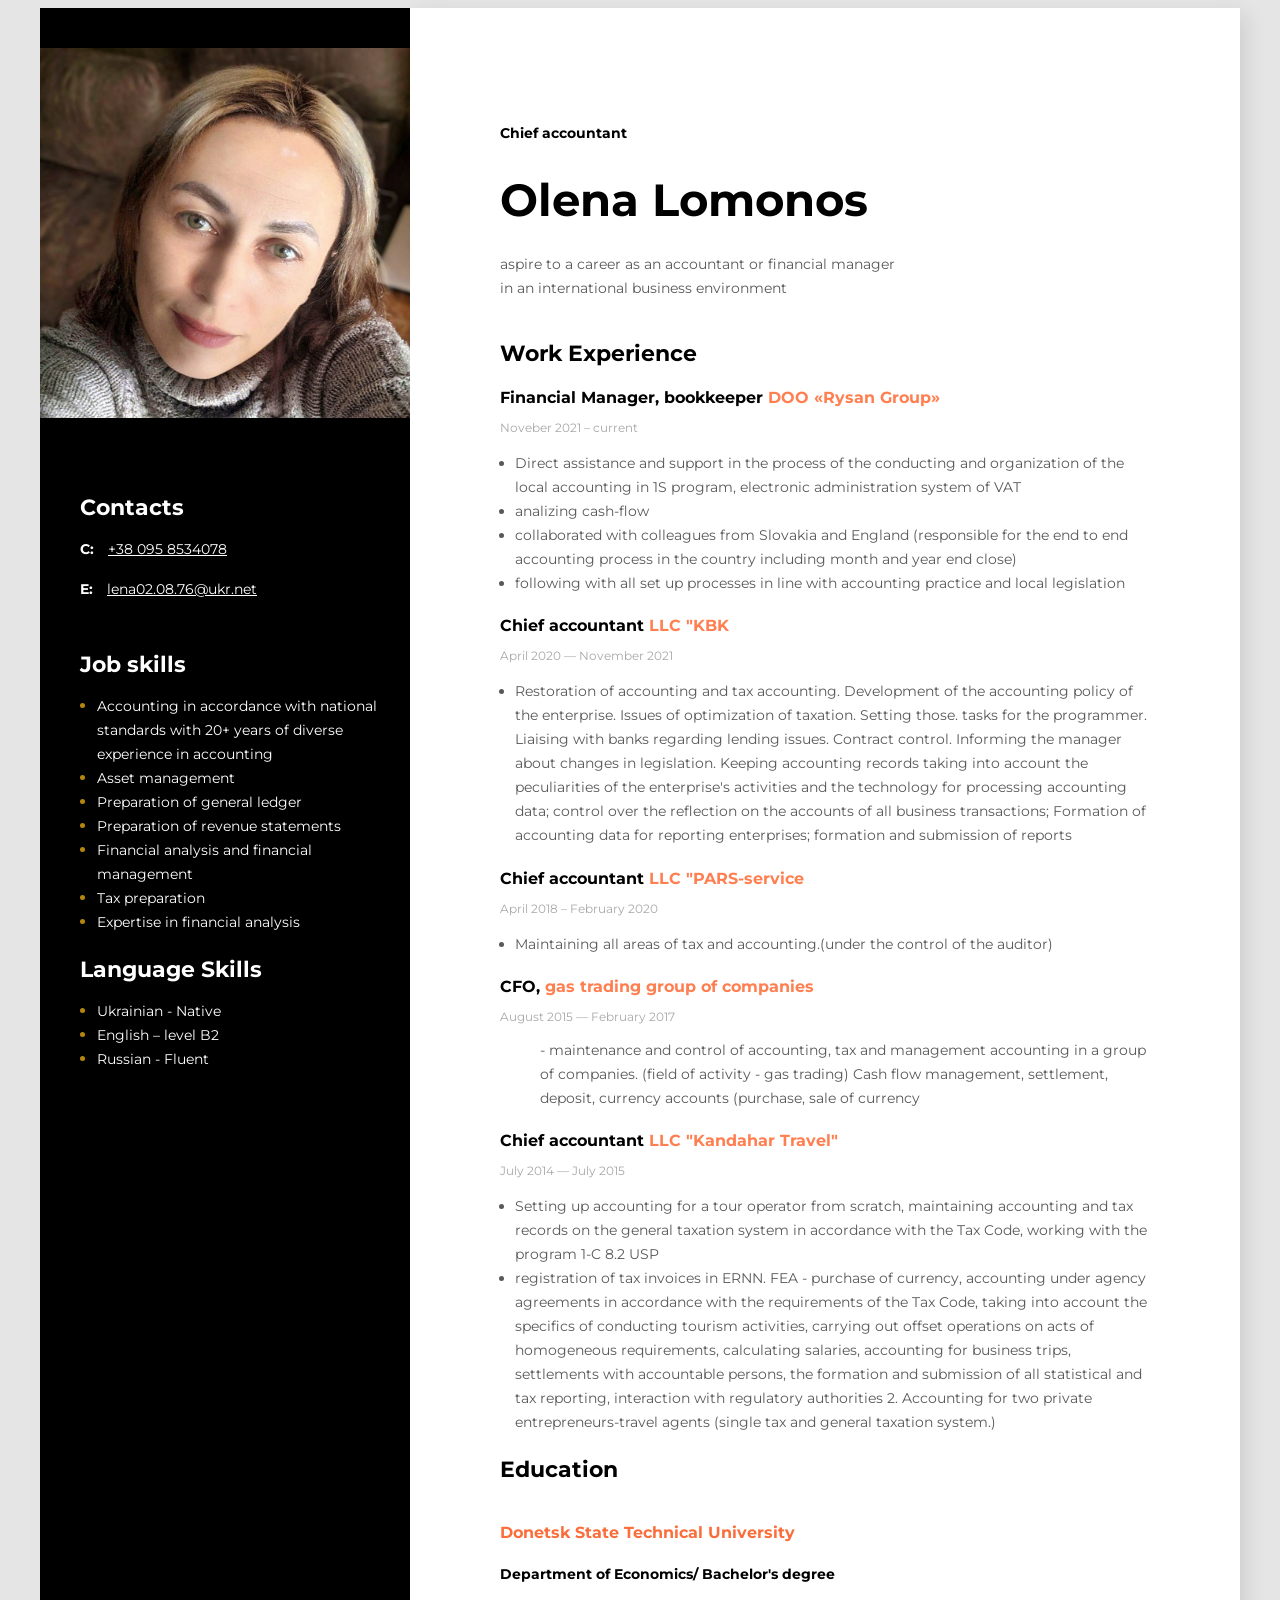
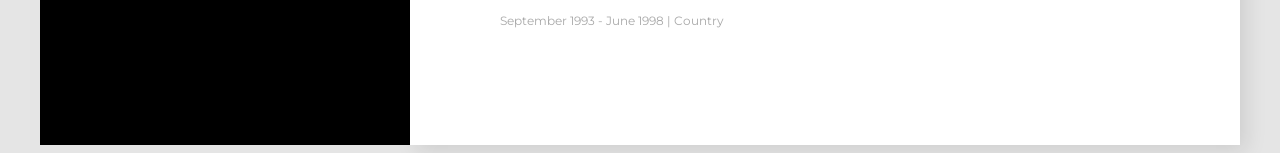
<file: index.html>
<!DOCTYPE html>
<html lang="en">
<head>
    <meta charset="UTF-8">
    <meta http-equiv="X-UA-Compatible" content="IE=edge">
    <meta name="viewport" content="width=device-width, initial-scale=1.0">
    <link rel="preconnect" href="https://fonts.googleapis.com">
    <link rel="preconnect" href="https://fonts.googleapis.com">
    <link rel="preconnect" href="https://fonts.gstatic.com" crossorigin>
    <link href="https://fonts.googleapis.com/css2?family=Montserrat:wght@400;600&display=swap" rel="stylesheet">
    <link rel="stylesheet" href="styles/styles.css">
    <title>Resume</title>
</head>
<body>
    <!--Main-->
    <div class="main">
       <!--Main content-->
        <div class="main-content">
            <!--about user-->
            <div class="about">
                <h2 class="about-position">Chief accountant</h2>
                <h1 class="about-name">Olena Lomonos</h1>
                <p class="about-description">aspire to a career as an accountant or financial manager in an international business environment</p>
            </div>
            
            <!--Work-->
            <div class="work">
                <h3 class="title">Work Experience</h3>
                <!--Company1-->
                <div>
                    <h4 class="work-position">Financial Manager, bookkeeper <span class="organization">DOO  «Rysan Group»</span>  </h4>
                    <p class="period">Noveber 2021 – current</p>
                    <ul class="worklist">
                        <li class="work-list-iten">Direct assistance and support in the process of the conducting and organization of the local accounting in 1S program, electronic administration system of VAT</li>
                        <li class="work-list-iten">analizing cash-flow </li>
                        <li class="work-list-iten">collaborated with colleagues from Slovakia and England (responsible for the end to end accounting process in the country including month and year end close) </li>
                        <li class="work-list-iten">following with all set up processes in line with accounting practice and local legislation </li>
                    </ul>
                </div>
                <!--Company2-->
                <div>
                    <h4 class="work-position">Chief accountant <span class="organization">LLC "KBK</span> </h4>
                    <p class="period">April 2020 — November 2021   </p>
                    <ul class="worklist">
                        <li class="work-list-iten">Restoration of accounting and tax accounting. Development of the accounting policy of the enterprise. Issues of optimization of taxation. Setting those. tasks for the programmer. Liaising with banks regarding lending issues. Contract control. Informing the manager about changes in legislation. Keeping accounting records taking into account the peculiarities of the enterprise's activities and the technology for processing accounting data; control over the reflection on the accounts of all business transactions; Formation of accounting data for reporting enterprises; formation and submission of reports</li>
                                                

                     </ul>

                </div>
                <!--Company3-->
                <div>
                    <h4 class="work-position">Chief accountant <span class="organization">LLC "PARS-service</span> </h4>
                    <p class="period">April 2018 – February 2020   </p>
                    <ul class="worklist">
                        <li class="work-list-iten">Maintaining all areas of tax and accounting.(under the control of the auditor)</li>
                                               

                     </ul>
                </div>
                <!--Company4-->
                <div>
                    <h4 class="work-position">CFO,<span class="organization"> gas trading group of companies</span></h4>
                    <p class="period">August 2015 — February 2017</p>
                    <ul class="work-list-iten">-	maintenance and control of accounting, tax and management accounting in a group of companies. (field of activity - gas trading) Cash flow management, settlement, deposit, currency accounts (purchase, sale of currency</ul>
                </div>
                <!--Company5-->
                <div>
                    <h4 class="work-position">Chief accountant <span class="organization">LLC "Kandahar Travel"</span> </h4>
                    <p class="period">July 2014 — July 2015</p>
                    <ul class="worklist">
                        <li class="work-list-iten">Setting up accounting for a tour operator from scratch, maintaining accounting and tax records on the general taxation system in accordance with the Tax Code, working with the program 1-C 8.2 USP</li>
                        <li class="work-list-iten">registration of tax invoices in ERNN. FEA - purchase of currency, accounting under agency agreements in accordance with the requirements of the Tax Code, taking into account the specifics of conducting tourism activities, carrying out offset operations on acts of homogeneous requirements, calculating salaries, accounting for business trips, settlements with accountable persons, the formation and submission of all statistical and tax reporting, interaction with regulatory authorities 2. Accounting for two private entrepreneurs-travel agents (single tax and general taxation system.)</li>
                    </ul>
                </div>
            </div>
            <!--Education-->
            <div class="education">
                <h3 class="about-education">Education</h3>
                
                    <h4 class="un">Donetsk State Technical University</h4>
                    <h5 class="ec"> Department of Economics/ Bachelor's degree </h5>
                    <p class="date">September 1993 - June 1998   |   Country</p>
                
            </div>
            
        </div>
       <!--Sidebar--> 
       <aside class="sidebar">
        <img src="img/photo_2021-12-21_11-15-42 — копия.jpg" alt="user photo" class="photo"> 
        <!--contacts-->
        <div class="contacts">
            <h3 class="sidebar-title">Contacts</h3>
            <div>
                <p><span class="contact-type">C:</span>
                    <a href="tel:+38 095 8534078" class="contact-link">+38 095 8534078</a></p>
                <p><span class="contact-type">E:</span>
                    <a href="mailto:lena02.08.76@ukr.net" class="contact-link">lena02.08.76@ukr.net</a> </p>    
            </div>

        </div>
        <!--Job skills-->
        <div class="job-skills">
            <h3 class="sidebar-title">Job skills</h3>
            <ul class="job-skills-list">    
                <li class="job-skills-item"> <span class="job-skills-text">Accounting in accordance with national standards with 20+ years of diverse experience in accounting</span> </li>
                <li class="job-skills-item"> <span class="job-skills-text">Asset management</span></li>
                <li class="job-skills-item"> <span class="job-skills-text">Preparation of general ledger</span></li>
                <li class="job-skills-item"> <span class="job-skills-text">Preparation of revenue statements</span></li>
                <li class="job-skills-item"> <span class="job-skills-text">Financial analysis and financial management</span></li>
                <li class="job-skills-item"> <span class="job-skills-text">Tax preparation</span></li>
                <li class="job-skills-item"> <span class="job-skills-text">Expertise in financial analysis</span></li>
            </ul>

        </div>
        <!--Language Skills-->
        <div class="language-skills">
            <h3 class="sidebar-title">Language Skills</h3>
            <ul class="language-skills-list">
                <li class="language-skills-text"> <span class="language-skills-text1">Ukrainian - Native</span></li>
                <li class="language-skills-text"> <span class="language-skills-text1">English – level B2</span></li>
                <li class="language-skills-text"> <span class="language-skills-text1">Russian - Fluent</span></li>
                
        
           </ul>

    
        </div>        
       </aside>
       
    </div>
  
    <script src="1.js"></script>
</body>
</html>
</file>
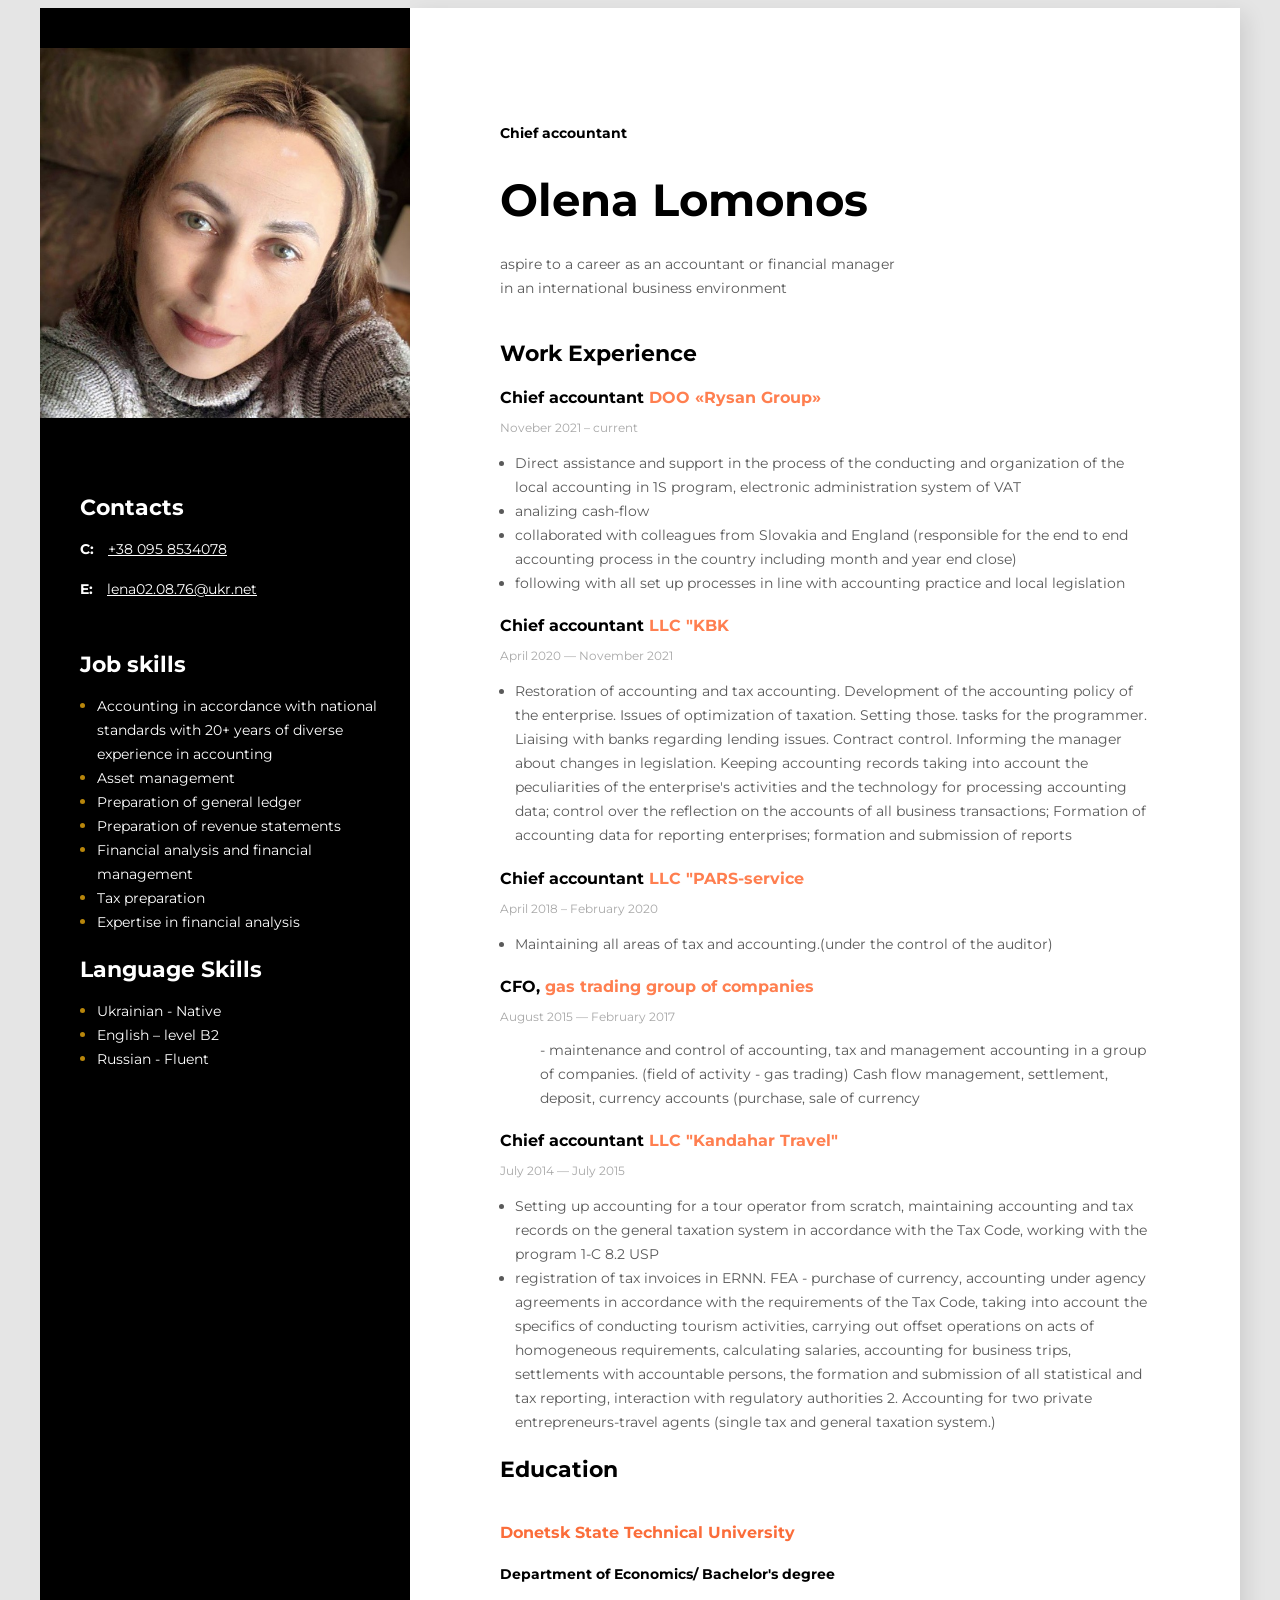
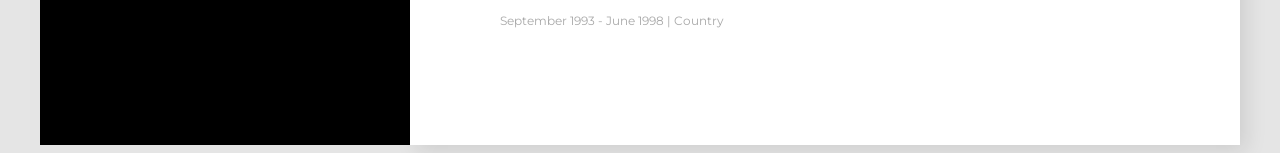
<file: ind.html>
<!DOCTYPE html>
<html lang="en">
<head>
    <meta charset="UTF-8">
    <meta http-equiv="X-UA-Compatible" content="IE=edge">
    <meta name="viewport" content="width=device-width, initial-scale=1.0">
    <link rel="preconnect" href="https://fonts.googleapis.com">
    <link rel="preconnect" href="https://fonts.googleapis.com">
    <link rel="preconnect" href="https://fonts.gstatic.com" crossorigin>
    <link href="https://fonts.googleapis.com/css2?family=Montserrat:wght@400;600&display=swap" rel="stylesheet">
    <link rel="stylesheet" href="styles/styles.css">
    <title>Resume</title>
</head>
<body>
    <!--Main-->
    <div class="main">
       <!--Main content-->
        <div class="main-content">
            <!--about user-->
            <div class="about">
                <h2 class="about-position">Chief accountant</h2>
                <h1 class="about-name">Olena Lomonos</h1>
                <p class="about-description">aspire to a career as an accountant or financial manager in an international business environment</p>
            </div>
            
            <!--Work-->
            <div class="work">
                <h3 class="title">Work Experience</h3>
                <!--Company1-->
                <div>
                    <h4 class="work-position">Chief accountant <span class="organization">DOO  «Rysan Group»</span>  </h4>
                    <p class="period">Noveber 2021 – current</p>
                    <ul class="worklist">
                        <li class="work-list-iten">Direct assistance and support in the process of the conducting and organization of the local accounting in 1S program, electronic administration system of VAT</li>
                        <li class="work-list-iten">analizing cash-flow </li>
                        <li class="work-list-iten">collaborated with colleagues from Slovakia and England (responsible for the end to end accounting process in the country including month and year end close) </li>
                        <li class="work-list-iten">following with all set up processes in line with accounting practice and local legislation </li>
                    </ul>
                </div>
                <!--Company2-->
                <div>
                    <h4 class="work-position">Chief accountant <span class="organization">LLC "KBK</span> </h4>
                    <p class="period">April 2020 — November 2021   </p>
                    <ul class="worklist">
                        <li class="work-list-iten">Restoration of accounting and tax accounting. Development of the accounting policy of the enterprise. Issues of optimization of taxation. Setting those. tasks for the programmer. Liaising with banks regarding lending issues. Contract control. Informing the manager about changes in legislation. Keeping accounting records taking into account the peculiarities of the enterprise's activities and the technology for processing accounting data; control over the reflection on the accounts of all business transactions; Formation of accounting data for reporting enterprises; formation and submission of reports</li>
                                                

                     </ul>

                </div>
                <!--Company3-->
                <div>
                    <h4 class="work-position">Chief accountant <span class="organization">LLC "PARS-service</span> </h4>
                    <p class="period">April 2018 – February 2020   </p>
                    <ul class="worklist">
                        <li class="work-list-iten">Maintaining all areas of tax and accounting.(under the control of the auditor)</li>
                                               

                     </ul>
                </div>
                <!--Company4-->
                <div>
                    <h4 class="work-position">CFO,<span class="organization"> gas trading group of companies</span></h4>
                    <p class="period">August 2015 — February 2017</p>
                    <ul class="work-list-iten">-	maintenance and control of accounting, tax and management accounting in a group of companies. (field of activity - gas trading) Cash flow management, settlement, deposit, currency accounts (purchase, sale of currency</ul>
                </div>
                <!--Company5-->
                <div>
                    <h4 class="work-position">Chief accountant <span class="organization">LLC "Kandahar Travel"</span> </h4>
                    <p class="period">July 2014 — July 2015</p>
                    <ul class="worklist">
                        <li class="work-list-iten">Setting up accounting for a tour operator from scratch, maintaining accounting and tax records on the general taxation system in accordance with the Tax Code, working with the program 1-C 8.2 USP</li>
                        <li class="work-list-iten">registration of tax invoices in ERNN. FEA - purchase of currency, accounting under agency agreements in accordance with the requirements of the Tax Code, taking into account the specifics of conducting tourism activities, carrying out offset operations on acts of homogeneous requirements, calculating salaries, accounting for business trips, settlements with accountable persons, the formation and submission of all statistical and tax reporting, interaction with regulatory authorities 2. Accounting for two private entrepreneurs-travel agents (single tax and general taxation system.)</li>
                    </ul>
                </div>
            </div>
            <!--Education-->
            <div class="education">
                <h3 class="about-education">Education</h3>
                
                    <h4 class="un">Donetsk State Technical University</h4>
                    <h5 class="ec"> Department of Economics/ Bachelor's degree </h5>
                    <p class="date">September 1993 - June 1998   |   Country</p>
                
            </div>
            
        </div>
       <!--Sidebar--> 
       <aside class="sidebar">
        <img src="img/photo_2021-12-21_11-15-42 — копия.jpg" alt="user photo" class="photo"> 
        <!--contacts-->
        <div class="contacts">
            <h3 class="sidebar-title">Contacts</h3>
            <div>
                <p><span class="contact-type">C:</span>
                    <a href="tel:+38 095 8534078" class="contact-link">+38 095 8534078</a></p>
                <p><span class="contact-type">E:</span>
                    <a href="mailto:lena02.08.76@ukr.net" class="contact-link">lena02.08.76@ukr.net</a> </p>    
            </div>

        </div>
        <!--Job skills-->
        <div class="job-skills">
            <h3 class="sidebar-title">Job skills</h3>
            <ul class="job-skills-list">    
                <li class="job-skills-item"> <span class="job-skills-text">Accounting in accordance with national standards with 20+ years of diverse experience in accounting</span> </li>
                <li class="job-skills-item"> <span class="job-skills-text">Asset management</span></li>
                <li class="job-skills-item"> <span class="job-skills-text">Preparation of general ledger</span></li>
                <li class="job-skills-item"> <span class="job-skills-text">Preparation of revenue statements</span></li>
                <li class="job-skills-item"> <span class="job-skills-text">Financial analysis and financial management</span></li>
                <li class="job-skills-item"> <span class="job-skills-text">Tax preparation</span></li>
                <li class="job-skills-item"> <span class="job-skills-text">Expertise in financial analysis</span></li>
            </ul>

        </div>
        <!--Language Skills-->
        <div class="language-skills">
            <h3 class="sidebar-title">Language Skills</h3>
            <ul class="language-skills-list">
                <li class="language-skills-text"> <span class="language-skills-text1">Ukrainian - Native</span></li>
                <li class="language-skills-text"> <span class="language-skills-text1">English – level B2</span></li>
                <li class="language-skills-text"> <span class="language-skills-text1">Russian - Fluent</span></li>
                
        
           </ul>

    
        </div>        
       </aside>
       
    </div>
  
    <script src="1.js"></script>
</body>
</html>
</file>
<file: styles/styles.css>
body{
    font-family: 'Montserrat', sans-serif;
    background-color: #E5E5E5;
}

/* main styles */

.main{
    display:flex ;
    flex-direction: row-reverse;    
    width: 1200px;
    margin: 0 auto;
    
}

.main-content{
    background:  #FFFFFF;;
    box-shadow: 6px 6px 20px rgba(0, 0, 0, 0.1);
    padding: 105px 90px;
}

/* about styles */

.about{
   margin-bottom: 40px;
}
.about-position{
    font-style: normal;
    font-weight: bold;
    font-size: 14px;
    line-height: 17px;
    color: #000000;
    margin-bottom: 20px;
}
.about-name{
    ont-style: normal;
    font-weight: bold;
    font-size: 45px;
    line-height: 55px;
    color: #000000;
    margin-bottom: 25px;
}
.about-description{
    font-style: normal;
    font-weight: normal;
    font-size: 14px;
    line-height: 24px;
    color: #595959;
    width: 400px;
}
/* project styles */

.prodjects{
   
}

.title{
font-style: normal;
font-weight:bold;
font-size: 22px;
line-height: 27px;
color: 000000;
margin-bottom: 10px;
}

/* work styles */

.work{
    
}
.work-position{
font-style: normal;
font-weight:bold;
font-size: 16px;
line-height: 20px;
color: #000000;
margin-bottom: 10px;
}
.organization{
    font-weight:bold;
    font-size: 16px;
    line-height: 20px;
    color: coral;
}
.period{
font-style: normal;
font-weight: normal;
font-size: 12px;
line-height: 15px;
color: #A8A8A8;
margin-bottom: 10px;
}

.worklist{
    padding: 0;
    margin-left: 15px;
}

.work-list-iten{font-style: normal;
    font-weight: normal;
    font-size: 14px;
    line-height: 24px;     
        color: #595959;
    
}

/* education styles */

.education{
    font-style: normal;
    font-weight: normal;
    font-size: 22px;
    line-height: 27px;
}
.about-education{
    font-style: normal;
    font-weight: bold;
    font-size: 22px;
    line-height: 27px;
    color: #000000;
    margin-bottom: 12px;
}

.ec{
    font-style: normal;
    font-weight: bold;
    font-size: 14px;
    line-height: 17px;
    color: #000000;
    margin-bottom: 30px;
}

.un{
    font-style: normal;
font-weight: bold;
font-size: 16px;
line-height: 20px;
color: #FB6D3A;
margin-top: 40px;
}
.date{
    font-style: normal;
font-weight: 400 normal;
font-size: 12px;
line-height: 15px;
color: #A8A8A8;

}

/* .sidebar styles */

.sidebar{
    background-color: black;
    padding-top: 40px;
    width: 370px;
}
.photo{
    width: 370px;
    margin-bottom: 50px;
}
.contacts,.job-skills,.language-skills{
    margin-left: 40px;
}
.contacts{
    margin-bottom: 50px;
}

.sidebar-title{
    color:white;
    font-style:normal ;
    font-weight:bold ;
    font-size: 22px;
    line-height: 27px;
    margin-bottom: 10px;
}

.contact-type{
    font-style:normal ;
    font-weight:bold ;
    font-size: 14px;
    line-height: 24px;
    color: #ffffff;
    margin-right: 10px;
}

.contact-link{
    font-style:normal ;
    font-weight:normal ;
    font-size: 14px;
    line-height: 24px;
    color: #ffffff; 
}
.job-skills-list{
    color: #ffffff;
    padding: 0;
    margin-left:17px;
}
.language-skills-list{
    color: #ffffff;
    padding: 0;
    margin-left:17px;
}
.job-skills-item{
    color: darkgoldenrod;
}
.job-skills-text{
    color: white;
    font-style:normal ;
    font-weight:normal ;
    font-size: 14px;
    line-height: 24px;
}
.language-skills-text{
    color: darkgoldenrod;
}

.language-skills-text1{
    color: white;
    font-style:normal ;
    font-weight:normal ;
    font-size: 14px;
    line-height: 24px;
}
</file>
